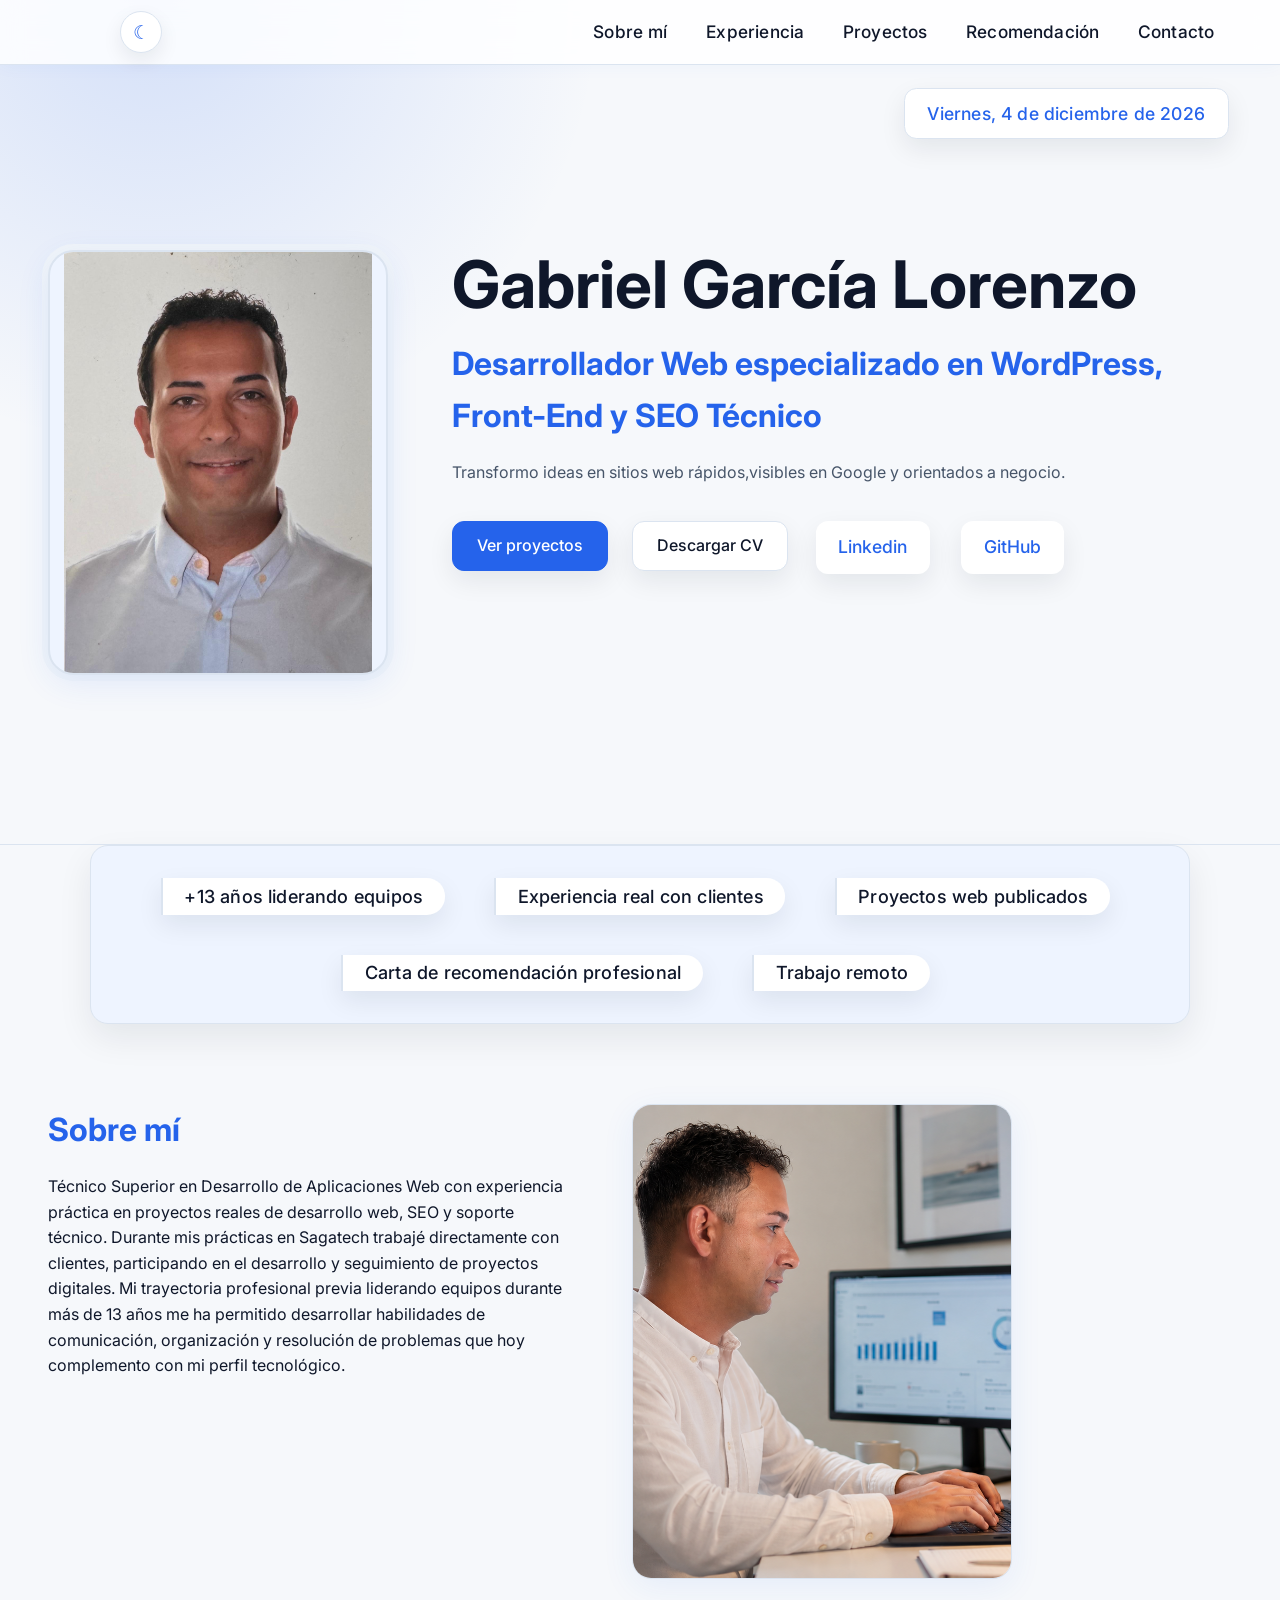
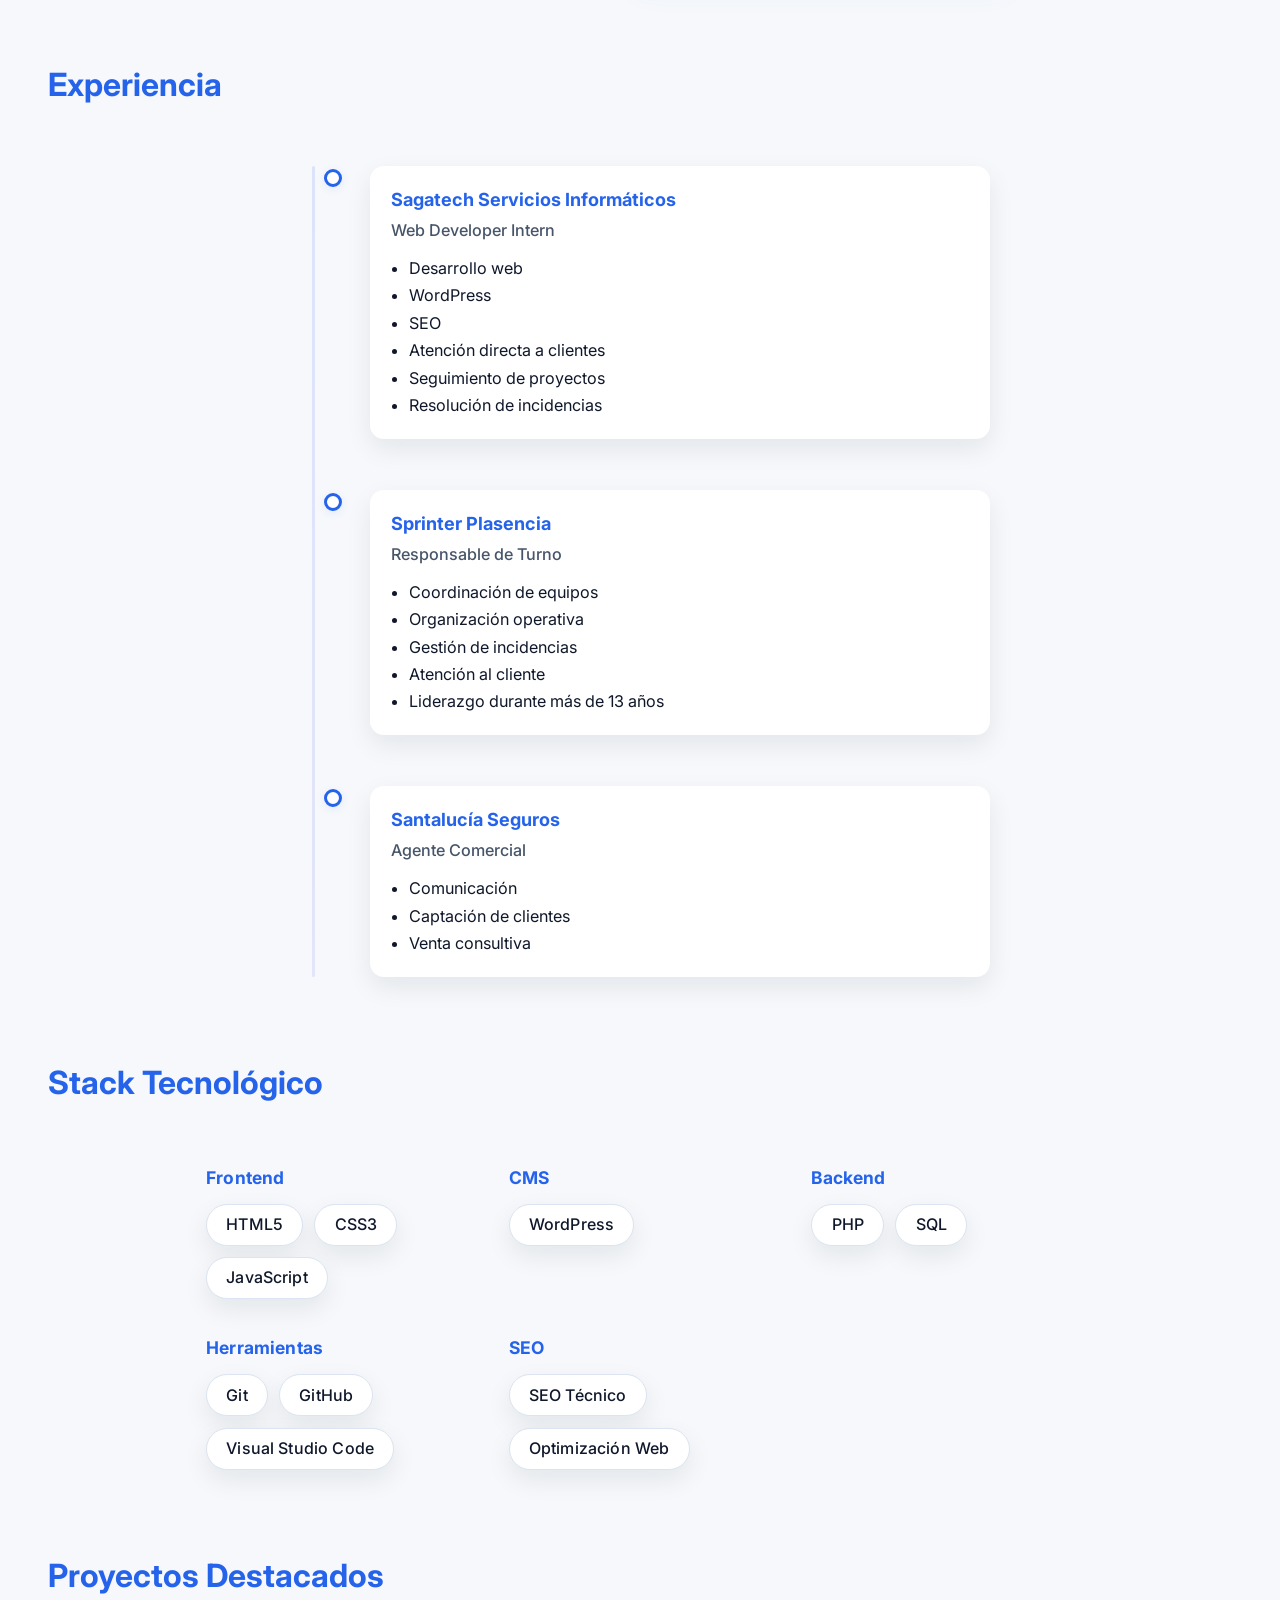
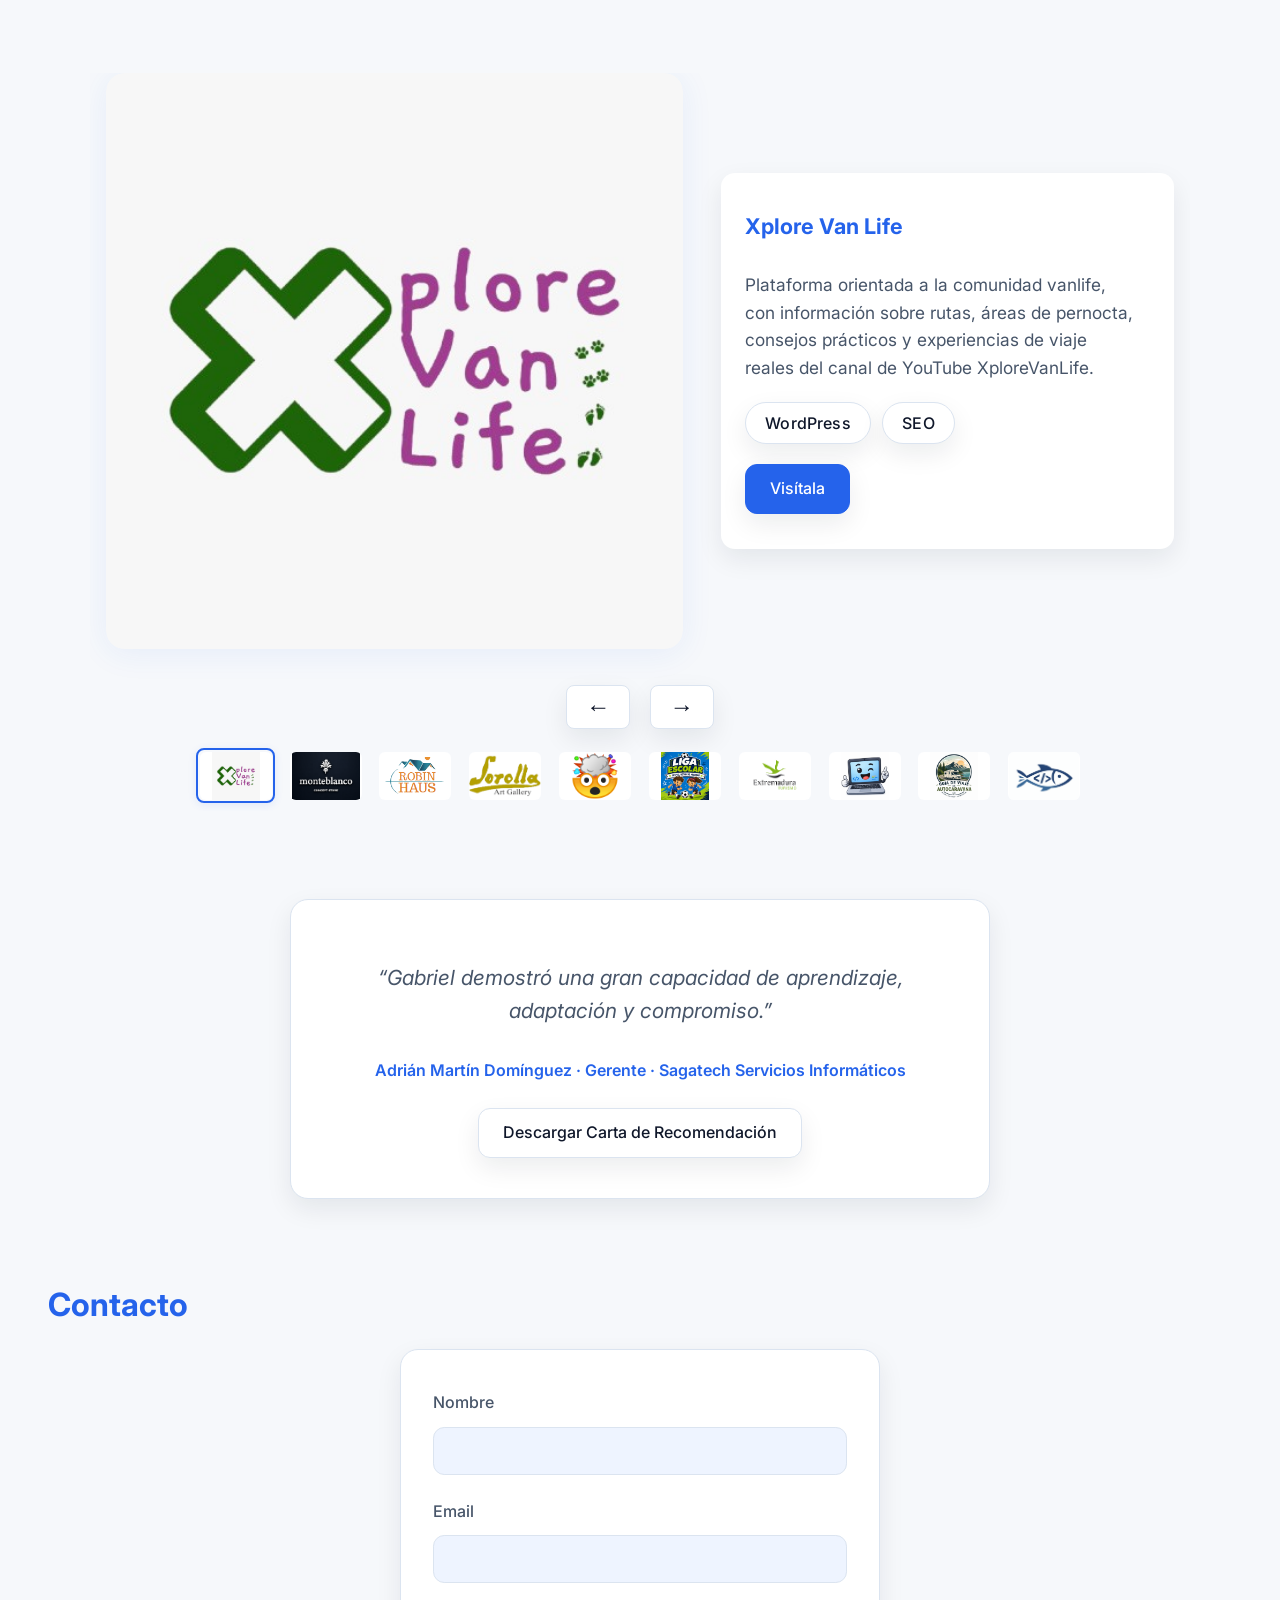
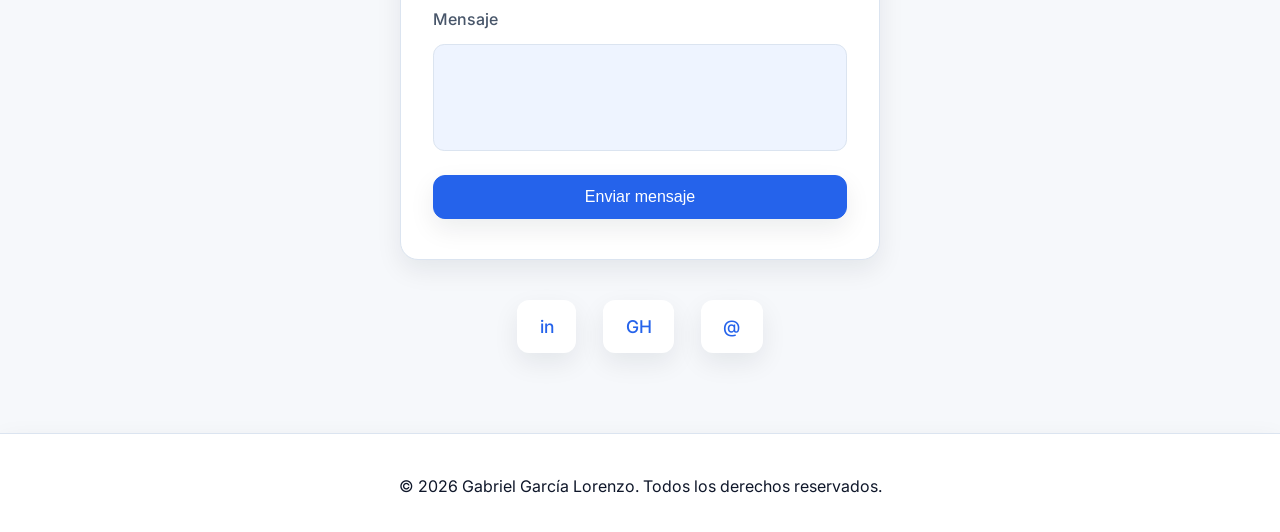
<file: index.html>
<!DOCTYPE html>
<html lang="es">
<head>
    <meta charset="UTF-8">
    <meta http-equiv="X-UA-Compatible" content="IE=edge">
    <meta name="viewport" content="width=device-width, initial-scale=1.0">
    <title>Gabriel García Lorenzo · Web Developer</title>
    <meta name="description" content="Portfolio de Gabriel García Lorenzo, desarrollador web profesional especializado en experiencias digitales modernas, negocio y usuario.">
    <link rel="stylesheet" href="css/styles.css">
    <link rel="preconnect" href="https://fonts.googleapis.com">
    <link rel="preconnect" href="https://fonts.gstatic.com" crossorigin>
    <link href="https://fonts.googleapis.com/css2?family=Inter:wght@400;500;700&display=swap" rel="stylesheet">
</head>
<body>
    <!-- NAVBAR PREMIUM STICKY -->
    <nav class="navbar" id="navbar" aria-label="Navegación principal">
        <div class="navbar__container">
            <a href="#contacto" class="navbar__logo" aria-label="Inicio">  
                    <rect x="6" y="6" width="24" height="24" rx="7" fill="#2563EB" fill-opacity="0.12"/>
                    <rect x="12" y="12" width="12" height="12" rx="4" fill="#2563EB"/>
                </svg>
            </a>
            <button class="theme-toggle" id="theme-toggle" type="button" aria-label="Cambiar a tema oscuro" aria-pressed="false" title="Cambiar tema">
                <span class="theme-toggle__icon" aria-hidden="true">☾</span>
            </button>
            <button class="menu-toggle" id="menu-toggle" type="button" aria-label="Abrir menú" aria-controls="navbar-menu" aria-expanded="false" title="Abrir menú">
                <span class="menu-toggle__line" aria-hidden="true"></span>
                <span class="menu-toggle__line" aria-hidden="true"></span>
                <span class="menu-toggle__line" aria-hidden="true"></span>
            </button>
            <ul class="navbar__menu" id="navbar-menu">
                <li><a href="#sobre-mi">Sobre mí</a></li>
                <li><a href="#experiencia">Experiencia</a></li>
                <li><a href="#proyectos">Proyectos</a></li>
                <li><a href="#recomendacion">Recomendación</a></li>
                <li><a href="#contacto">Contacto</a></li>
            </ul>
        </div>
    </nav>

    <!-- Barra de progreso de navegación -->
    <div id="progress-bar-container" style="position: fixed; top: 0; left: 0; width: 100vw; height: 3px; z-index: 9999; background: transparent;">
        <div id="progress-bar" style="height: 100%; width: 0; background: linear-gradient(90deg, #6366f1 0%, #2563eb 100%); border-radius: 0 8px 8px 0; transition: width 0.2s cubic-bezier(.4,0,.2,1);"></div>
    </div>

    <!-- HERO PREMIUM -->
    <header class="hero" id="hero">
        <div class="hero__content">
            <div class="hero__info">
                <h1 class="hero__title">Gabriel García Lorenzo</h1>
                <h2 class="hero__subtitle">Desarrollador Web especializado en WordPress, Front-End y SEO Técnico</h2>
                <p class="hero__tags">Transformo ideas en sitios web rápidos,visibles en Google y orientados a negocio.</p>
                <nav class="hero__actions">
                    <a href="#proyectos" class="btn btn--primary">Ver proyectos</a>
                    <a href="assets/CV_Gabriel_Garcia_Lorenzo.pdf" class="btn" download>Descargar CV</a>
                    <a href="https://www.linkedin.com/in/gabriel-garc%C3%ADa-lorenzo/" class="btn btn--icon" target="_blank" rel="noopener" aria-label="LinkedIn"><span aria-hidden="true">Linkedin</span></a>
                    <a href="https://github.com/Gabriel10787" class="btn btn--icon" target="_blank" rel="noopener" aria-label="GitHub"><span aria-hidden="true">GitHub</span></a>
                </nav>
            </div>
            <div class="hero__image">
                <img src="img/Foto.jpg" alt="Gabriel García Lorenzo, desarrollador web" loading="eager">
            </div>
        </div>
    </header>

    <!-- Temporizador de fecha premium, ahora más abajo -->
    <div id="fecha-timer" style="position: fixed; top: 5.5rem; right: 3.2rem; z-index: 100; font-family: 'Inter', Arial, sans-serif; font-size: 1.1rem; color: #6366f1; background: #fff; border-radius: 0.7em; box-shadow: 0 2px 12px 0 rgba(37,99,235,0.07); padding: 0.6em 1.3em; font-weight: 500; letter-spacing: 0.01em;"></div>

    <!-- SECCIÓN CREDIBILIDAD -->
    <section class="credibilidad" id="credibilidad">
        <div class="credibilidad__band premium-band">
            <div class="credibilidad__item premium-item">+13 años liderando equipos</div>
            <div class="credibilidad__item premium-item">Experiencia real con clientes</div>
            <div class="credibilidad__item premium-item">Proyectos web publicados</div>
            <div class="credibilidad__item premium-item">Carta de recomendación profesional</div>
            <div class="credibilidad__item premium-item">Trabajo remoto</div>
        </div>
    </section>

    <!-- SOBRE MÍ -->
    <section class="sobre-mi" id="sobre-mi">
        <div class="sobre-mi__container">
            <div class="sobre-mi__info">
                <h2>Sobre mí</h2>
                <p> Técnico Superior en Desarrollo de Aplicaciones Web con experiencia práctica en proyectos reales de desarrollo web, SEO y soporte técnico. Durante mis prácticas en Sagatech trabajé directamente con clientes, participando en el desarrollo y seguimiento de proyectos digitales. Mi trayectoria profesional previa liderando equipos durante más de 13 años me ha permitido desarrollar habilidades de comunicación, organización y resolución de problemas que hoy complemento con mi perfil tecnológico.</p>
            </div>
            <div class="sobre-mi__visual">
                <img src="img/Gabriel trabajando.png" alt="Gabriel trabajando" loading="lazy">
            </div>
        </div>
    </section>

    <!-- EXPERIENCIA -->
    <section class="experiencia" id="experiencia">
        <h2>Experiencia</h2>
        <div class="timeline premium-timeline">
            <div class="timeline__item fade-in-timeline">
                <div class="timeline__dot"></div>
                <div class="timeline__content">
                    <div class="timeline__empresa">Sagatech Servicios Informáticos</div>
                    <div class="timeline__rol">Web Developer Intern</div>
                    <ul class="timeline__lista">
                        <li>Desarrollo web</li>
                        <li>WordPress</li>
                        <li>SEO</li>
                        <li>Atención directa a clientes</li>
                        <li>Seguimiento de proyectos</li>
                        <li>Resolución de incidencias</li>
                    </ul>
                </div>
            </div>
            <div class="timeline__item fade-in-timeline">
                <div class="timeline__dot"></div>
                <div class="timeline__content">
                    <div class="timeline__empresa">Sprinter Plasencia</div>
                    <div class="timeline__rol">Responsable de Turno</div>
                    <ul class="timeline__lista">
                        <li>Coordinación de equipos</li>
                        <li>Organización operativa</li>
                        <li>Gestión de incidencias</li>
                        <li>Atención al cliente</li>
                        <li>Liderazgo durante más de 13 años</li>
                    </ul>
                </div>
            </div>
            <div class="timeline__item fade-in-timeline">
                <div class="timeline__dot"></div>
                <div class="timeline__content">
                    <div class="timeline__empresa">Santalucía Seguros</div>
                    <div class="timeline__rol">Agente Comercial</div>
                    <ul class="timeline__lista">
                        <li>Comunicación</li>
                        <li>Captación de clientes</li>
                        <li>Venta consultiva</li>
                    </ul>
                </div>
            </div>
        </div>
    </section>

    <!-- STACK TECNOLÓGICO -->
    <section class="stack stack-premium" id="stack">
        <h2>Stack Tecnológico</h2>
        <div class="stack-premium__container">
            <div class="stack-premium__grupo">
                <h3>Frontend</h3>
                <div class="stack-premium__badges">
                    <span class="badge badge--premium">HTML5</span>
                    <span class="badge badge--premium">CSS3</span>
                    <span class="badge badge--premium">JavaScript</span>
                </div>
            </div>
            <div class="stack-premium__grupo">
                <h3>CMS</h3>
                <div class="stack-premium__badges">
                    <span class="badge badge--premium">WordPress</span>
                </div>
            </div>
            <div class="stack-premium__grupo">
                <h3>Backend</h3>
                <div class="stack-premium__badges">
                    <span class="badge badge--premium">PHP</span>
                    <span class="badge badge--premium">SQL</span>
                </div>
            </div>
            <div class="stack-premium__grupo">
                <h3>Herramientas</h3>
                <div class="stack-premium__badges">
                    <span class="badge badge--premium">Git</span>
                    <span class="badge badge--premium">GitHub</span>
                    <span class="badge badge--premium">Visual Studio Code</span>
                </div>
            </div>
            <div class="stack-premium__grupo">
                <h3>SEO</h3>
                <div class="stack-premium__badges">
                    <span class="badge badge--premium">SEO Técnico</span>
                    <span class="badge badge--premium">Optimización Web</span>
                </div>
            </div>
        </div>
    </section>

    <!-- PROYECTOS DESTACADOS -->
    <section class="proyectos proyectos-premium" id="proyectos">
        <h2>Proyectos Destacados</h2>
        <div class="slider-premium" aria-label="Proyectos destacados">
            <div class="slider-premium__track">

                <article class="slider-premium__slide">
                    <div class="slider-premium__img">
                        <img src="img/xplorevanlife.jpg" alt="Xplore Van Life" loading="lazy">
                    </div>
                    <div class="slider-premium__info">
                        <h3>Xplore Van Life</h3>
                        <p>Plataforma orientada a la comunidad vanlife, con información sobre rutas, áreas de pernocta, consejos prácticos y experiencias de viaje reales del canal de YouTube XploreVanLife.</p>
                        <div class="slider-premium__tecnologias">
                            <span class="badge badge--premium">WordPress</span>
                            <span class="badge badge--premium">SEO</span>
                        </div>
                        <div class="slider-premium__acciones">
                            <a href="https://www.xplorevanlife.com" class="btn btn--primary" target="_blank" rel="noopener">Visítala</a>
                        </div>
                    </div>
                </article>

                <article class="slider-premium__slide">
                    <div class="slider-premium__img">
                        <img src="img/Monteblanco.png" alt="Monteblanco" loading="lazy">
                    </div>
                    <div class="slider-premium__info">
                        <h3>Monteblanco</h3>
                        <p>Tienda online desarrollada para Monteblanco, enfocada en la venta de productos premium del sector retail, con una experiencia de compra optimizada y orientada a la conversión.</p>
                        <div class="slider-premium__tecnologias">
                            <span class="badge badge--premium">WordPress</span>
                            <span class="badge badge--premium">SEO</span>
                        </div>
                        <div class="slider-premium__acciones">
                            <a href="https://www.monteblancostudio.es" class="btn btn--primary" target="_blank" rel="noopener">Visítala</a>
                        </div>
                    </div>
                </article>

                <article class="slider-premium__slide">
                    <div class="slider-premium__img">
                        <img src="img/Robinhaus.png" alt="Robinhaus" loading="lazy">
                    </div>
                    <div class="slider-premium__info">
                        <h3>Robinhaus</h3>
                        <p>Sitio web corporativo para una inmobiliaria especializada en la costa de Huelva, con catálogo de propiedades, información detallada y herramientas para facilitar el contacto con potenciales clientes.</p>
                        <div class="slider-premium__tecnologias">
                            <span class="badge badge--premium">WordPress</span>
                            <span class="badge badge--premium">SEO</span>
                        </div>
                        <div class="slider-premium__acciones">
                            <a href="https://www.robinhaus.es" class="btn btn--primary" target="_blank" rel="noopener">Visítala</a>
                        </div>
                    </div>
                </article>

                <article class="slider-premium__slide">
                    <div class="slider-premium__img">
                        <img src="img/Sorolla.webp" alt="Sorolla" loading="lazy">
                    </div>
                    <div class="slider-premium__info">
                        <h3>Sorolla</h3>
                        <p>Ecommerce para una galería de arte, diseñado para la exposición y comercialización de obras artísticas, combinando catálogo digital y proceso de compra online.</p>
                        <div class="slider-premium__tecnologias">
                            <span class="badge badge--premium">WordPress</span>
                            <span class="badge badge--premium">SEO</span>
                        </div>
                        <div class="slider-premium__acciones">
                            <a href="https://www.sorolla.com" class="btn btn--primary" target="_blank" rel="noopener">Visítala</a>
                        </div>
                    </div>
                </article>


                <article class="slider-premium__slide">
                    <div class="slider-premium__img">
                        <img src="img/Calendario Dolores de Cabeza.png" alt="Calendario Dolores de Cabeza" loading="lazy">
                    </div>
                    <div class="slider-premium__info">
                        <h3>Calendario Dolores de Cabeza</h3>
                        <p>Aplicación web progresiva para registrar y analizar episodios de dolor de cabeza, con estadísticas visuales, exportación de datos y funcionamiento offline mediante almacenamiento local.</p>
                        <div class="slider-premium__tecnologias">
                            <span class="badge badge--premium">HTML5</span>
                            <span class="badge badge--premium">CSS3</span>
                            <span class="badge badge--premium">JavaScript</span>
                        </div>
                        <div class="slider-premium__acciones">
                            <a href="https://gabriel10787.github.io/Calendario-Dolores-de-Cabeza/" class="btn btn--primary" target="_blank" rel="noopener">Visítala</a>
                            <a href="https://github.com/Gabriel10787/Calendario-Dolores-de-Cabeza" class="btn" target="_blank" rel="noopener">GitHub</a>
                        </div>
                    </div>
                </article>

                <article class="slider-premium__slide">
                    <div class="slider-premium__img">
                        <img src="img/Liga Escolar de Futbol.png" alt="Clasificación Liga Fútbol Escolar" loading="lazy">
                    </div>
                    <div class="slider-premium__info">
                        <h3>Clasificación Liga Fútbol Escolar</h3>
                        <p>Herramienta web para gestionar competiciones escolares de fútbol, con seguimiento de resultados, clasificaciones automáticas y estadísticas, funcionando incluso sin conexión a internet.</p>
                        <div class="slider-premium__tecnologias">
                            <span class="badge badge--premium">HTML5</span>
                            <span class="badge badge--premium">CSS3</span>
                            <span class="badge badge--premium">JavaScript</span>
                        </div>
                        <div class="slider-premium__acciones">
                            <a href="https://gabriel10787.github.io/Clasificacion-liga-futbol-escolar/" class="btn btn--primary" target="_blank" rel="noopener">Visítala</a>
                            <a href="https://github.com/Gabriel10787/Clasificacion-liga-futbol-escolar" class="btn" target="_blank" rel="noopener">GitHub</a>
                        </div>
                    </div>
                </article>

                <article class="slider-premium__slide">
                    <div class="slider-premium__img">
                        <img src="img/Turismo Extremadura.png" alt="Turismo Extremadura" loading="lazy">
                    </div>
                    <div class="slider-premium__info">
                        <h3>Turismo Extremadura</h3>
                        <p>Portal turístico interactivo que reúne rutas, monumentos, actividades y puntos de interés para descubrir los principales atractivos de Extremadura.</p>
                        <div class="slider-premium__tecnologias">
                            <span class="badge badge--premium">HTML5</span>
                            <span class="badge badge--premium">CSS3</span>
                            <span class="badge badge--premium">JavaScript</span>
                            <span class="badge badge--premium">SEO</span>
                        </div>
                        <div class="slider-premium__acciones">
                            <a href="https://gabriel10787.github.io/web-turismo-extremadura/" class="btn btn--primary" target="_blank" rel="noopener">Visítala</a>
                            <a href="https://github.com/Gabriel10787/web-turismo-extremadura" class="btn" target="_blank" rel="noopener">GitHub</a>
                        </div>
                    </div>
                </article>

                <article class="slider-premium__slide">
                    <div class="slider-premium__img">
                        <img src="img/test daw.png" alt="Test DAW" loading="lazy">
                    </div>
                    <div class="slider-premium__info">
                        <h3>Test DAW</h3>
                        <p>Plataforma educativa con cuestionarios interactivos para estudiantes de Desarrollo de Aplicaciones Web, diseñada para reforzar conocimientos y preparar exámenes.</p>
                        <div class="slider-premium__tecnologias">
                            <span class="badge badge--premium">HTML5</span>
                            <span class="badge badge--premium">CSS3</span>
                            <span class="badge badge--premium">JavaScript</span>
                        </div>
                        <div class="slider-premium__acciones">
                            <a href="https://gabriel10787.github.io/testDaw2026/" class="btn btn--primary" target="_blank" rel="noopener">Visítala</a>
                            <a href="https://github.com/Gabriel10787/testDaw2026" class="btn" target="_blank" rel="noopener">GitHub</a>
                        </div>
                    </div>
                </article>

                <article class="slider-premium__slide">
                    <div class="slider-premium__img">
                        <img src="img/Guia de viaje.png" alt="Guía de viaje" loading="lazy">
                    </div>
                    <div class="slider-premium__info">
                        <h3>Guía de viaje</h3>
                        <p>Guía de viaje digital con información de destinos, planificación de rutas, recomendaciones personalizadas, cálculo de gastos y obtención de datos mediante integración con APIs externas.</p>
                        <div class="slider-premium__tecnologias">
                            <span class="badge badge--premium">HTML5</span>
                            <span class="badge badge--premium">CSS3</span>
                            <span class="badge badge--premium">JavaScript</span>
                        </div>
                        <div class="slider-premium__acciones">
                            <a href="https://gabriel10787.github.io/Riano/" class="btn btn--primary" target="_blank" rel="noopener">Visítala</a>
                            <a href="https://github.com/Gabriel10787/Riano" class="btn" target="_blank" rel="noopener">GitHub</a>
                        </div>
                    </div>
                </article>

                <article class="slider-premium__slide">
                    <div class="slider-premium__img">
                        <img src="img/Pescadores.png" alt="Unión de Pescadores" loading="lazy">
                    </div>
                    <div class="slider-premium__info">
                        <h3>Unión de Pescadores</h3>
                        <p>Aplicación web para la gestión de competiciones de pesca, con clasificación automática individual y por equipos, generación de rankings imprimibles y funcionamiento offline mediante almacenamiento local.</p>
                        <div class="slider-premium__tecnologias">
                            <span class="badge badge--premium">HTML5</span>
                            <span class="badge badge--premium">CSS3</span>
                            <span class="badge badge--premium">JavaScript</span>
                        </div>
                        <div class="slider-premium__acciones">
                            <a href="https://gabriel10787.github.io/union-pescadores-app/" class="btn btn--primary" target="_blank" rel="noopener">Visítala</a>
                            <a href="https://github.com/Gabriel10787/union-pescadores-app" class="btn" target="_blank" rel="noopener">GitHub</a>
                        </div>
                    </div>
                </article>
            </div>

            <div class="slider-premium__controls" aria-label="Controles del slider">
                <button class="slider-premium__prev" aria-label="Proyecto anterior">&#8592;</button>
                <button class="slider-premium__next" aria-label="Proyecto siguiente">&#8594;</button>
            </div>

            <div class="slider-premium__thumbnails" aria-label="Miniaturas de proyectos">
                <button class="slider-premium__thumbnail" data-index="0" aria-label="Xplore Van Life">
                    <img src="img/xplorevanlife.jpg" alt="Xplore Van Life">
                </button>
                <button class="slider-premium__thumbnail" data-index="1" aria-label="monteblancostudio">
                    <img src="img/Monteblanco.png" alt="Monteblanco Studio">
                </button>
                <button class="slider-premium__thumbnail" data-index="2" aria-label="Robinhaus">
                    <img src="img/Robinhaus.png" alt="Robinhaus">
                </button>
                <button class="slider-premium__thumbnail" data-index="3" aria-label="Sorolla">
                    <img src="img/Sorolla.webp" alt="Sorolla">
                </button>
                <button class="slider-premium__thumbnail" data-index="4" aria-label="Calendario Dolores de Cabeza">
                    <img src="img/Calendario Dolores de Cabeza.png" alt="Calendario Dolores de Cabeza">
                </button>
                <button class="slider-premium__thumbnail" data-index="5" aria-label="Clasificación Liga Fútbol Escolar">
                    <img src="img/Liga Escolar de Futbol.png" alt="Clasificación Liga Fútbol Escolar">
                </button>
                <button class="slider-premium__thumbnail" data-index="6" aria-label="Turismo Extremadura">
                    <img src="img/Turismo Extremadura.png" alt="Turismo Extremadura">
                </button>
                <button class="slider-premium__thumbnail" data-index="7" aria-label="Test DAW">
                    <img src="img/test daw.png" alt="Test DAW">
                </button>
                <button class="slider-premium__thumbnail" data-index="8" aria-label="Guía de viaje">
                    <img src="img/Guia de viaje.png" alt="Guía de viaje">
                </button>
                <button class="slider-premium__thumbnail" data-index="9" aria-label="Unión de Pescadores">
                    <img src="img/Pescadores.png" alt="Unión de Pescadores">
                </button>
            </div>
        </div>
    </section>

    <!-- RECOMENDACIÓN PROFESIONAL -->
    <section class="recomendacion" id="recomendacion">
        <div class="recomendacion__testimonial">
            <blockquote>
                “Gabriel demostró una gran capacidad de aprendizaje, adaptación y compromiso.”
            </blockquote>
            <div class="recomendacion__autor">
                <span>Adrián Martín Domínguez</span> · <span>Gerente</span> · <span>Sagatech Servicios Informáticos</span>
            </div>
            <a href="assets/Carta_recomendacion_Sagatech.pdf" class="btn" download>Descargar Carta de Recomendación</a>
        </div>
    </section>

    <!-- CONTACTO -->
    <section class="contacto" id="contacto">
        <h2>Contacto</h2>
        <form
        id="contacto-form"
        class="contacto__form"
        action="https://formspree.io/f/mgobnerz"
        method="POST"
        >

        <div class="form__group">
            <label for="nombre">Nombre</label>
            <input
                type="text"
                id="nombre"
                name="nombre"
                required
                maxlength="50">
        </div>

        <div class="form__group">
            <label for="email">Email</label>
            <input
                type="email"
                id="email"
                name="email"
                required
                maxlength="80">
        </div>

        <div class="form__group">
            <label for="mensaje">Mensaje</label>
            <textarea
                id="mensaje"
                name="mensaje"
                rows="4"
                required
                maxlength="500"></textarea>
        </div>

        <input type="hidden" id="form-next" name="_next" value="https://gabriel10787.github.io/Portafolio/gracias.html">

        <button type="submit" class="btn btn--primary">
            Enviar mensaje
        </button>

        </form>
        <div class="contacto__acciones">
            <a href="https://www.linkedin.com/in/gabrielgarcialorenzo" class="btn btn--icon" target="_blank" rel="noopener" aria-label="LinkedIn"><span aria-hidden="true">in</span></a>
            <a href="https://github.com/gabrielgarcialorenzo" class="btn btn--icon" target="_blank" rel="noopener" aria-label="GitHub"><span aria-hidden="true">GH</span></a>
            <a href="mailto:gabrielgarcialorenzo@gmail.com" class="btn btn--icon" aria-label="Email"><span aria-hidden="true">@</span></a>
        </div>
    </section>

    <button class="back-to-top" id="back-to-top" type="button" aria-label="Volver al inicio" title="Volver arriba">
        <span aria-hidden="true">&#8593;</span>
    </button>

    <footer class="footer">
        <div class="footer__container">
            <span>&copy; 2026 Gabriel García Lorenzo. Todos los derechos reservados.</span>
        </div>
    </footer>

    <script src="js/main.js"></script>
        <script>
            // Formspree redirige de forma fiable cuando _next es URL absoluta.
            document.addEventListener('DOMContentLoaded', function () {
                const nextField = document.getElementById('form-next');
                if (!nextField) return;
                const nextUrl = new URL('gracias.html', window.location.href).href;
                nextField.value = nextUrl;
            });
        </script>
</body>
</html>
</file>
<file: css/styles.css>
/* Slider premium de proyectos */
.slider-premium {
  position: relative;
  max-width: 1100px;

  margin: 4.5rem auto 5.5rem auto;
  padding: 0 1rem;
  display: flex;
  flex-direction: column;
  align-items: center;
  overflow: hidden;
}
.slider-premium__track {
  display: flex;
  transition: transform 0.7s cubic-bezier(.4,0,.2,1);
  width: 100%;
  overflow: visible;
  min-height: 420px;
}
.slider-premium__slide {
  min-width: 100%;
  display: flex;
  flex-direction: row;
  align-items: center;
  justify-content: center;
  opacity: 0;
  pointer-events: none;
  transition: opacity 0.7s cubic-bezier(.4,0,.2,1);
}
.slider-premium__slide.active {
  opacity: 1;
  pointer-events: auto;
  z-index: 2;
}
.slider-premium__img {
  flex: 0 0 54%;
  max-width: 54%;
  display: flex;
  align-items: center;
  justify-content: center;
  border-radius: 18px;
  overflow: hidden;
  box-shadow: 0 4px 32px 0 rgba(37,99,235,0.08);
  margin-right: 2.5rem;
  background: #f5f7ff;
}
.slider-premium__img img {
  width: 100%;
  height: auto;
  display: block;
  border-radius: 18px;
}
.slider-premium__info {
  flex: 1;
  min-width: 0;
  background: #fff;
  border-radius: 14px;
  box-shadow: 0 2px 16px 0 rgba(37,99,235,0.04);
  padding: 2.2rem 2.2rem 2.2rem 1.5rem;
  display: flex;
  flex-direction: column;
  justify-content: center;
}
.slider-premium__info h3 {
  font-size: 1.35rem;
  font-weight: 700;
  color: var(--color-accent);
  margin-bottom: 0.5em;
}
.slider-premium__info p {
  color: var(--color-text-sec);
  font-size: 1.08rem;
  margin-bottom: 1.2em;
}
.slider-premium__tecnologias {
  display: flex;
  gap: 0.7em;
  margin-bottom: 1.2em;
}
.slider-premium__acciones {
  display: flex;
  gap: 1.1em;
}
.slider-premium__controls {
  display: flex;
  gap: 1.2em;
  margin: 2.2rem 0 1.2rem 0;
}
.slider-premium__controls button {
  background: #fff;
  border: 1px solid var(--color-border);
  border-radius: 8px;
  color: var(--color-accent);
  font-size: 1.5rem;
  padding: 0.3em 0.8em;
  cursor: pointer;
  transition: background 0.18s, color 0.18s, box-shadow 0.18s;
  box-shadow: 0 1px 8px 0 rgba(37,99,235,0.06);
}
.slider-premium__controls button:hover,
.slider-premium__controls button:focus {
  background: #e0e7ff;
  color: #2563eb;
  outline: none;
}
.slider-premium__thumbnails {
  display: flex;
  gap: 0.7em;
  margin-bottom: 0.5rem;
}
.slider-premium__thumbnail {
  background: transparent;
  border: 2px solid transparent;
  border-radius: 8px;
  padding: 0.1em;
  cursor: pointer;
  transition: border 0.18s, box-shadow 0.18s;
}
.slider-premium__thumbnail.active,
.slider-premium__thumbnail:focus {
  border: 2px solid var(--color-accent);
  box-shadow: 0 2px 8px 0 rgba(37,99,235,0.10);
}
.slider-premium__thumbnail img {
  width: 72px;
  height: 48px;
  object-fit: contain;
  background: #fff;
  border-radius: 6px;
  display: block;
}
@media (max-width: 900px) {
  .slider-premium__img {
    margin-right: 1rem;
    max-width: 48%;
  }
  .slider-premium__info {
    padding: 1.2rem 0.7rem 1.2rem 0.7rem;
  }
}
@media (max-width: 700px) {
  .slider-premium__slide {
    flex-direction: column;
    align-items: stretch;
  }
  .slider-premium__img {
    margin-right: 0;
    margin-bottom: 1.2rem;
    max-width: 100%;
  }
}
@media (max-width: 500px) {
  .slider-premium {
    padding: 0 0.1rem;
  }
  .slider-premium__img img {
    border-radius: 10px;
  }
  .slider-premium__info {
    padding: 0.7rem 0.2rem 0.7rem 0.2rem;
  }
  .slider-premium__thumbnail img {
    width: 48px;
    height: 34px;
  }
}
/* Stack tecnológico premium */
.stack-premium__container {
  display: grid;
  grid-template-columns: repeat(auto-fit, minmax(210px, 1fr));
  gap: 2.2rem 2.5rem;
  max-width: 900px;
  margin: 3.5rem auto 4.5rem auto;
  padding: 0 1rem;
}
.stack-premium__grupo h3 {
  font-size: 1.09rem;
  font-weight: 700;
  color: var(--color-accent);
  margin-bottom: 0.7em;
  letter-spacing: 0.01em;
}
.stack-premium__badges {
  display: flex;
  flex-wrap: wrap;
  gap: 0.7em;
}
.badge--premium {
  background: #f5f7ff;
  color: var(--color-text);
  font-weight: 600;
  font-size: 1.01rem;
  border-radius: 8px;
  padding: 0.45em 1.2em;
  box-shadow: 0 1px 8px 0 rgba(37,99,235,0.06);
  border: 1px solid var(--color-border);
  transition: background 0.18s, color 0.18s, box-shadow 0.18s;
}
.badge--premium:hover,
.badge--premium:focus {
  background: #e0e7ff;
  color: var(--color-accent);
  box-shadow: 0 2px 12px 0 rgba(37,99,235,0.10);
}
@media (max-width: 700px) {
  .stack-premium__container {
    gap: 1.1rem 0.7rem;
    padding: 0 0.2rem;
  }
  .badge--premium {
    font-size: 0.97rem;
    padding: 0.35em 0.8em;
  }
}
/* Timeline vertical premium experiencia */
.premium-timeline {
  position: relative;
  margin: 3.5rem auto 4.5rem auto;
  max-width: 700px;
  padding-left: 1.5rem;
}
.premium-timeline:before {
  content: '';
  position: absolute;
  left: 22px;
  top: 0;
  bottom: 0;
  width: 3px;
  background: linear-gradient(180deg, #2563eb 0%, #6366f1 100%);
  border-radius: 2px;
  opacity: 0.13;
}
.timeline__item {
  display: flex;
  align-items: flex-start;
  position: relative;
  margin-bottom: 3.2rem;
}
.timeline__dot {
  width: 18px;
  height: 18px;
  background: #fff;
  border: 3px solid #2563eb;
  border-radius: 50%;
  box-shadow: 0 2px 8px 0 rgba(37,99,235,0.10);
  position: absolute;
  left: 10px;
  top: 0.2rem;
  z-index: 2;
  transition: border-color 0.3s;
}
.timeline__item:last-child {
  margin-bottom: 0;
}
.timeline__content {
  margin-left: 3.5rem;
  background: #fff;
  border-radius: 14px;
  box-shadow: 0 2px 16px 0 rgba(37,99,235,0.04);
  padding: 1.2rem 1.7rem 1.2rem 1.3rem;
  min-width: 0;
  width: 100%;
  opacity: 0;
  transform: translateY(32px);
  transition: opacity 0.7s cubic-bezier(.4,0,.2,1), transform 0.7s cubic-bezier(.4,0,.2,1);
}
.timeline__item.visible .timeline__content {
  opacity: 1;
  transform: translateY(0);
}
.timeline__empresa {
  font-size: 1.13rem;
  font-weight: 700;
  color: var(--color-accent);
  margin-bottom: 0.2em;
}
.timeline__rol {
  font-size: 1.01rem;
  font-weight: 500;
  color: var(--color-text-sec);
  margin-bottom: 0.7em;
}
.timeline__lista {
  margin: 0;
  padding-left: 1.1em;
  color: var(--color-text);
  font-size: 1.01rem;
  line-height: 1.7;
}
@media (max-width: 700px) {
  .premium-timeline {
    padding-left: 0.5rem;
  }
  .timeline__content {
    padding: 1rem 0.7rem 1rem 1rem;
  }
}
@media (max-width: 500px) {
  .premium-timeline {
    padding-left: 0;
  }
  .timeline__content {
    margin-left: 2.2rem;
    padding: 0.8rem 0.3rem 0.8rem 0.7rem;
  }
  .timeline__dot {
    width: 13px;
    height: 13px;
    left: 2px;
    top: 0.3rem;
  }
}
/* Banda de credibilidad premium */
.premium-band {
  display: flex;
  justify-content: center;
  align-items: center;
  gap: 2.5rem;
  background: rgba(245,247,255,0.85);
  border-radius: 18px;
  box-shadow: 0 2px 24px 0 rgba(37,99,235,0.04);
  padding: 1.2rem 2.2rem;
  margin: 2.5rem auto 3.5rem auto;
  max-width: 1100px;
  overflow-x: auto;
}
.premium-item {
  font-size: 1.13rem;
  color: var(--color-text-sec);
  font-weight: 600;
  letter-spacing: 0.01em;
  background: #fff;
  border-radius: 12px;
  padding: 0.7em 1.5em;
  box-shadow: 0 1px 8px 0 rgba(37,99,235,0.06);
  opacity: 0;
  transform: translateY(24px);
  transition: opacity 0.7s cubic-bezier(.4,0,.2,1), transform 0.7s cubic-bezier(.4,0,.2,1);
}
.premium-item.visible {
  opacity: 1;
  transform: translateY(0);
}
@media (max-width: 900px) {
  .premium-band {
    gap: 1.1rem;
    padding: 1rem 0.5rem;
  }
  .premium-item {
    font-size: 1.01rem;
    padding: 0.6em 1em;
  }
}
@media (max-width: 600px) {
  .premium-band {
    flex-direction: column;
    gap: 0.7rem;
    padding: 0.7rem 0.2rem;
  }
  .premium-item {
    width: 100%;
    text-align: center;
    font-size: 0.97rem;
    padding: 0.5em 0.7em;
  }
}
.navbar__menu li a:hover,
.navbar__menu li a:focus {
  color: var(--color-accent);
  background: rgba(37,99,235,0.07);
  outline: none;
}

.navbar__menu li a.active {
  color: var(--color-accent);
  background: rgba(37,99,235,0.13);
  font-weight: 700;
}
/* NAVBAR PREMIUM STICKY */
.navbar {
  position: sticky;
  top: 0;
  width: 100%;
  z-index: 10000;
  background: rgba(255,255,255,0.75);
  backdrop-filter: blur(12px) saturate(1.2);
  box-shadow: 0 2px 16px 0 rgba(37,99,235,0.04);
  border-bottom: 1px solid var(--color-border);
  transition: background 0.25s cubic-bezier(.4,0,.2,1);
}
.navbar__container {
  max-width: 1200px;
  margin: 0 auto;
  display: flex;
  align-items: center;
  justify-content: space-between;
  padding: 0.7rem 1.5rem 0.7rem 1.5rem;
}
.navbar__logo {
  display: flex;
  align-items: center;
  text-decoration: none;
  margin-right: 2.5rem;
}
.navbar__logo svg {
  display: block;
  width: 36px;
  height: 36px;
}
.navbar__menu {
  display: flex;
  gap: 2.2rem;
  list-style: none;
  margin: 0;
  padding: 0;
}
.navbar__menu li a {
  color: var(--color-text);
  font-weight: 500;
  font-size: 1.08rem;
  text-decoration: none;
  letter-spacing: 0.01em;
  padding: 0.3em 0.1em;
  border-radius: 6px;
  transition: color 0.18s, background 0.18s;
}
.navbar__menu li a:hover,
.navbar__menu li a:focus {
  color: var(--color-accent);
  background: rgba(37,99,235,0.07);
  outline: none;
}
@media (max-width: 900px) {
  .navbar__container {
    padding-left: 0.7rem;
    padding-right: 0.7rem;
  }
  .navbar__menu {
    gap: 1.1rem;
  }
}
@media (max-width: 600px) {
  .navbar__container {
    padding-left: 0.2rem;
    padding-right: 0.2rem;
  }
  .navbar__logo svg {
    width: 28px;
    height: 28px;
  }
  .navbar__menu {
    gap: 0.5rem;
  }
  .navbar__menu li a {
    font-size: 0.98rem;
    padding: 0.2em 0.1em;
  }
}
/*
  styles.css
  Portfolio premium Gabriel García Lorenzo
  Inspiración: Vercel, Linear, Stripe, Notion, Raycast, Supabase
  Autor: Gabriel García Lorenzo
  Documentación y comentarios en español
*/

:root {
  --color-bg: #f5f5f7;
  --color-text: #0F172A;
  --color-text-sec: #475569;
  --color-accent: #2563EB;
  --color-border: #E2E8F0;
  --radius: 18px;
  --shadow: 0 4px 24px 0 rgba(15,23,42,0.04);
  --font-main: 'Inter', Arial, sans-serif;
  --transition: 0.25s cubic-bezier(.4,0,.2,1);
}

html {
  box-sizing: border-box;
  font-size: 16px;
  scroll-behavior: smooth;
}
*, *:before, *:after {
  box-sizing: inherit;
}
body {
  margin: 0;
  padding: 0;
  background: var(--color-bg);
  color: var(--color-text);
  font-family: var(--font-main);
  min-height: 100vh;
  line-height: 1.6;
  -webkit-font-smoothing: antialiased;
  -moz-osx-font-smoothing: grayscale;
  margin-left: 3cm;
  margin-right: 3cm;
}

/* Barra de progreso de navegación premium */
#progress-bar-container {
  position: fixed;
  top: 0;
  left: 0;
  width: 100vw;
  height: 3px;
  z-index: 9999;
  background: transparent;
}
#progress-bar {
  height: 100%;
  width: 0;
  background: linear-gradient(90deg, #6366f1 0%, #2563eb 100%);
  border-radius: 0 8px 8px 0;
  transition: width 0.2s cubic-bezier(.4,0,.2,1);
  box-shadow: 0 2px 8px 0 rgba(37,99,235,0.10);
}

/* Layout editorial y grid premium */
main, .container {
  max-width: 1200px;
  margin: 0 auto;
  padding: 2.5rem 1.5rem 4rem 1.5rem;
}

section {
  margin-bottom: 5rem;
}

h1, h2, h3, h4 {
  font-family: var(--font-main);
  font-weight: 700;
  margin: 0 0 1.2rem 0;
  letter-spacing: -0.02em;
}
h1 {
  font-size: 2.8rem;
  color: var(--color-text);
}
h2 {
  font-size: 2rem;
  color: var(--color-accent);
}
h3 {
  font-size: 1.2rem;
  color: var(--color-text-sec);
  font-weight: 500;
}

/* HERO PREMIUM */
.hero {
  min-height: 100vh;
  display: flex;
  align-items: center;
  justify-content: center;
  background: var(--color-bg);
  border-bottom: 1px solid var(--color-border);
  position: relative;
}
.hero__content {
  display: grid;
  grid-template-columns: auto 1fr;
  grid-template-rows: 1fr auto;
  align-items: flex-start;
  justify-content: flex-start;
  gap: 4rem 3.5rem;
  width: 100%;
  max-width: 1200px;
  padding: 4rem 0 3rem 0;
}
@media (min-width: 900px) {
  .hero__content {
    flex-direction: column-reverse;
    gap: 2.5rem;
    padding: 2rem 0 1rem 0;
  }
}
.hero__image {
  grid-column: 1;
  grid-row: 1 / span 2;
  align-self: flex-start;
  justify-self: flex-start;
  margin-top: 0;
  margin-bottom: 0;
  flex: 0 0 340px;
  min-width: 260px;
  max-width: 380px;
  display: flex;
  align-items: center;
  justify-content: center;
}
.hero__info {
  grid-column: 2;
  grid-row: 1;
  align-self: flex-start;
  min-width: 320px;
  max-width: 100%;
  width: 100%;
  text-align: left;
}
.hero__actions {
  grid-column: 2;
  grid-row: 2;
  display: flex;
  flex-wrap: wrap;
  gap: 1.2rem 1.5rem;
  margin-top: 2.2rem;
  margin-bottom: 0;
  align-items: flex-start;
  justify-content: flex-start;
}
.btn {
  display: inline-flex;
  align-items: center;
  gap: 0.5em;
  padding: 0.7em 1.5em;
  border-radius: var(--radius);
  border: 1px solid var(--color-border);
  background: #fff;
  color: var(--color-accent);
  font-weight: 500;
  font-size: 1rem;
  text-decoration: none;
  box-shadow: var(--shadow);
  transition: background var(--transition), color var(--transition), box-shadow var(--transition), border-color var(--transition);
  cursor: pointer;
  outline: none;
}
.btn--primary {
  background: var(--color-accent);
  color: #fff;
  border-color: var(--color-accent);
}
.btn--primary:hover,
.btn--primary:focus {
  background: #1746a2;
  color: #fff;
  border-color: #1746a2;
}
.btn--icon {
  width: auto;
  height: auto;
  min-width: unset;
  min-height: unset;
  font-size: 1.1em;
  border-radius: 0.5em;
  padding: 0.7em 1.3em;
  background: none;
  border: none;
  color: var(--color-accent);
  box-shadow: none;
  margin: 0 0.2em;
  display: inline-flex;
  align-items: center;
  justify-content: center;
  transition: color 0.2s, background 0.2s;
}
.btn--icon:hover,
.btn--icon:focus {
  color: #1746a2;
  background: #f1f5f9;
  box-shadow: none;
}

.hero__image {
  flex: 0 0 340px;
  min-width: 260px;
  max-width: 380px;
  display: flex;
  align-items: center;
  justify-content: center;
  background: none;
  box-shadow: none;
}
.hero__image img {
  width: 100%;
  max-width: 340px;
  aspect-ratio: 4/5;
  object-fit: contain;
  border-radius: 1.6rem;
  border: 2.5px solid #e0e7ff;
  box-shadow: 0 8px 32px 0 rgba(37,99,235,0.10), 0 0 0 6px #f1f5f9;
  background: #f8fafc;
  display: block;
  transition: box-shadow 0.35s cubic-bezier(.4,0,.2,1), border-color 0.35s cubic-bezier(.4,0,.2,1);
}
.hero__image img:hover {
  border-color: #6366f1;
  box-shadow: 0 16px 48px 0 rgba(37,99,235,0.18), 0 0 0 8px #e0e7ff;
}
@media (max-width: 900px) {
  .hero__content {
    flex-direction: column-reverse;
    gap: 2.5rem;
    padding: 2rem 0 1rem 0;
  }
  .hero__image {
    max-width: 260px;
  }
  .hero__image img {
    max-width: 220px;
  }
}
@media (max-width: 600px) {
  .hero__content {
    padding: 1rem 0.2rem 2rem 0.2rem;
  }
  .hero__image {
    max-width: 180px;
  }
  .hero__image img {
    max-width: 150px;
  }
}

.hero__scroll-indicator {
  position: absolute;
  left: 50%;
  bottom: 2.5rem;
  transform: translateX(-50%);
  display: flex;
  flex-direction: column;
  align-items: center;
  opacity: 0.7;
}
.hero__scroll-indicator span {
  display: block;
  width: 2.5em;
  height: 2.5em;
  border-radius: 50%;
  border: 2px solid var(--color-border);
  border-bottom: 2.5px solid var(--color-accent);
  animation: scrollDown 1.5s infinite cubic-bezier(.4,0,.2,1);
}
@keyframes scrollDown {
  0% { transform: translateY(0); }
  60% { transform: translateY(12px); }
  100% { transform: translateY(0); }
}

/* Banda credibilidad */
.credibilidad__band {
  display: flex;
  flex-wrap: wrap;
  gap: 2.5rem;
  justify-content: center;
  align-items: center;
  background: #f8fafc;
  border-radius: var(--radius);
  border: 1px solid var(--color-border);
  padding: 2rem 1rem;
  margin: 0 auto 3rem auto;
  box-shadow: var(--shadow);
  font-size: 1.1rem;
}
.credibilidad__item {
  color: var(--color-text-sec);
  font-weight: 500;
  letter-spacing: 0.01em;
  padding: 0.2em 1.2em;
  border-left: 2.5px solid var(--color-accent);
  background: #fff;
  border-radius: 0 1em 1em 0;
  margin-right: 0.5em;
  transition: background var(--transition);
}
.credibilidad__item:hover {
  background: #f1f5f9;
}

/* SOBRE MÍ */
.sobre-mi__container {
  display: flex;
  flex-direction: column;
  gap: 2.5rem;
  align-items: center;
}
@media (min-width: 900px) {
  .sobre-mi__container {
    flex-direction: row;
    align-items: flex-start;
    gap: 4rem;
  }
}
.sobre-mi__info {
  flex: 1 1 0%;
  min-width: 320px;
  max-width: 520px;
}
.sobre-mi__list {
  padding-left: 1.2em;
  color: var(--color-text-sec);
  font-size: 1.1rem;
  margin: 1.5em 0 0 0;
}
.sobre-mi__visual {
  flex: 1 1 0%;
  min-width: 220px;
  max-width: 380px;
  display: flex;
  align-items: center;
  justify-content: center;
}
.sobre-mi__visual img {
  width: 100%;
  aspect-ratio: 4/5;
  object-fit: cover;
  border-radius: 1.2rem;
  border: 1.5px solid var(--color-border);
  box-shadow: 0 8px 32px 0 rgba(37,99,235,0.08);
  background: #f1f5f9;
}

/* EXPERIENCIA */
.experiencia__timeline {
  display: flex;
  flex-direction: column;
  gap: 2.5rem;
  margin-top: 2.5rem;
  position: relative;
}
.experiencia__item {
  background: #fff;
  border-radius: var(--radius);
  border: 1px solid var(--color-border);
  box-shadow: var(--shadow);
  padding: 2rem 2.5rem;
  position: relative;
  transition: box-shadow var(--transition), border-color var(--transition);
}
.experiencia__item:hover {
  box-shadow: 0 8px 32px 0 rgba(37,99,235,0.10);
  border-color: var(--color-accent);
}
.experiencia__empresa {
  font-weight: 700;
  color: var(--color-accent);
  font-size: 1.1rem;
  margin-bottom: 0.2em;
}
.experiencia__rol {
  color: var(--color-text-sec);
  font-weight: 500;
  margin-bottom: 0.7em;
}
.experiencia__item ul {
  color: var(--color-text-sec);
  margin: 0 0 0 1.2em;
  padding: 0;
  font-size: 1.05rem;
}

/* STACK TECNOLÓGICO */
.stack__grupos {
  display: grid;
  grid-template-columns: repeat(auto-fit, minmax(220px, 1fr));
  gap: 2.5rem;
  margin-top: 2.5rem;
}
.stack__grupo h3 {
  color: var(--color-accent);
  font-size: 1.1rem;
  margin-bottom: 1em;
}
.stack__badges {
  display: flex;
  flex-wrap: wrap;
  gap: 0.7em;
}
.badge {
  display: inline-block;
  background: #f1f5f9;
  color: var(--color-accent);
  border: 1.5px solid var(--color-border);
  border-radius: 2em;
  padding: 0.45em 1.2em;
  font-size: 1em;
  font-weight: 500;
  letter-spacing: 0.01em;
  box-shadow: var(--shadow);
  transition: background var(--transition), color var(--transition), border-color var(--transition);
}
.badge:hover {
  background: var(--color-accent);
  color: #fff;
  border-color: var(--color-accent);
}

/* PROYECTOS DESTACADOS - SLIDER */
.proyectos__slider {
  display: flex;
  overflow: hidden;
  position: relative;
  min-height: 420px;
  margin: 3rem 0 2rem 0;
  margin-left: 2vw;
  margin-right: 2vw;
  border-radius: 1.2rem;
  box-shadow: 0 4px 32px 0 rgba(37,99,235,0.04);
}
@media (max-width: 900px) {
  .proyectos__slider {
    margin-left: 1vw;
    margin-right: 1vw;
  }
}
@media (max-width: 600px) {
  .proyectos__slider {
    margin-left: 0.5vw;
    margin-right: 0.5vw;
  }
}
.proyecto {
  min-width: 100%;
  max-width: 100%;
  flex-shrink: 0;
  display: flex;
  flex-direction: column;
  align-items: center;
  gap: 1.2rem;
  justify-content: center;
  opacity: 0.7;
  pointer-events: none;
  transition: opacity var(--transition), transform var(--transition);
  transform: scale(0.97);
}
.proyecto.active {
  opacity: 1;
  pointer-events: auto;
  transform: scale(1);
  z-index: 2;
}
.proyecto__img {
  width: 320px;
  height: 320px;
  max-width: 90vw;
  max-height: 90vw;
  min-width: 180px;
  min-height: 180px;
  aspect-ratio: 1/1;
  display: flex;
  align-items: center;
  justify-content: center;
  margin: 0 auto 0.7rem auto;
}
.proyecto__img img {
  width: 100%;
  height: 100%;
  object-fit: cover;
  aspect-ratio: 1/1;
  border-radius: 1.2rem;
  box-shadow: 0 8px 32px 0 rgba(37,99,235,0.10);
  background: #f1f5f9;
}
@media (max-width: 900px) {
  .proyecto__img, .proyecto__img img {
    width: 200px;
    height: 200px;
    min-width: 120px;
    min-height: 120px;
    max-width: 80vw;
    max-height: 80vw;
  }
}
@media (max-width: 600px) {
  .proyecto__img, .proyecto__img img {
    width: 120px;
    height: 120px;
    min-width: 80px;
    min-height: 80px;
    max-width: 90vw;
    max-height: 90vw;
  }
}
.proyecto__info {
  flex: 1 1 0%;
  min-width: 180px;
  max-width: 420px;
  display: flex;
  flex-direction: column;
  align-items: center;
  gap: 0.7em;
  text-align: center;
}
.proyecto__tecnologias {
  display: flex;
  flex-wrap: wrap;
  gap: 0.5em;
  margin-bottom: 1em;
}
.proyecto__acciones {
  display: flex;
  gap: 1em;
}
.proyectos__slider-controls {
  display: flex;
  justify-content: center;
  gap: 1.5em;
  margin-top: 1.5em;
}
.slider__prev, .slider__next {
  background: #fff;
  color: var(--color-accent);
  border: 1.5px solid var(--color-border);
  border-radius: 50%;
  width: 2.7em;
  height: 2.7em;
  font-size: 1.5em;
  display: flex;
  align-items: center;
  justify-content: center;
  cursor: pointer;
  box-shadow: var(--shadow);
  transition: background var(--transition), color var(--transition), border-color var(--transition);
}
.slider__prev:hover, .slider__next:hover {
  background: var(--color-accent);
  color: #fff;
  border-color: var(--color-accent);
}

/* SLIDER PREMIUM: animación de transición */
.proyectos__slider {
  position: relative;
}
.proyecto {
  opacity: 0;
  pointer-events: none;
  position: absolute;
  left: 0;
  top: 0;
  width: 100%;
  height: 100%;
  z-index: 1;
  transition: opacity 0.6s cubic-bezier(.4,0,.2,1), transform 0.6s cubic-bezier(.4,0,.2,1);
  transform: translateX(40px) scale(0.97);
}
.proyecto.active {
  opacity: 1;
  pointer-events: auto;
  position: relative;
  z-index: 2;
  transform: translateX(0) scale(1);
  box-shadow: 0 8px 32px 0 rgba(37,99,235,0.10);
}

/* Si quieres animación inversa al ir atrás, puedes añadir una clase .reverse temporalmente desde JS para invertir la dirección */

/* RECOMENDACIÓN PROFESIONAL */
.recomendacion__testimonial {
  background: #fff;
  border-radius: var(--radius);
  border: 1px solid var(--color-border);
  box-shadow: var(--shadow);
  padding: 2.5rem 2rem;
  max-width: 700px;
  margin: 0 auto 2.5rem auto;
  text-align: center;
}
.recomendacion__testimonial blockquote {
  font-size: 1.3rem;
  color: var(--color-text-sec);
  font-style: italic;
  margin-bottom: 1.5em;
}
.recomendacion__autor {
  color: var(--color-accent);
  font-weight: 600;
  margin-bottom: 1.5em;
}

/* CONTACTO */
.contacto__form {
  max-width: 480px;
  margin: 0 auto 2.5rem auto;
  background: #fff;
  border-radius: var(--radius);
  border: 1px solid var(--color-border);
  box-shadow: var(--shadow);
  padding: 2.5rem 2rem;
  display: flex;
  flex-direction: column;
  gap: 1.5em;
}
.form__group {
  display: flex;
  flex-direction: column;
  gap: 0.5em;
}
.contacto__form label {
  color: var(--color-text-sec);
  font-weight: 500;
  margin-bottom: 0.2em;
}
.contacto__form input,
.contacto__form textarea {
  border: 1.5px solid var(--color-border);
  border-radius: 0.7em;
  padding: 0.8em 1em;
  font-size: 1em;
  font-family: var(--font-main);
  background: #f8fafc;
  color: var(--color-text);
  transition: border-color var(--transition), box-shadow var(--transition);
  outline: none;
  resize: none;
}
.contacto__form input:focus,
.contacto__form textarea:focus {
  border-color: var(--color-accent);
  box-shadow: 0 0 0 2px rgba(37,99,235,0.08);
}
.contacto__acciones {
  display: flex;
  justify-content: center;
  gap: 1.2em;
  margin-top: 1.5em;
}

/* BOTON VOLVER ARRIBA */
.back-to-top {
  position: fixed;
  right: 1.4rem;
  bottom: 1.6rem;
  width: 48px;
  height: 48px;
  border: none;
  border-radius: 999px;
  background: var(--color-accent);
  color: #fff;
  font-size: 1.5rem;
  font-weight: 700;
  display: grid;
  place-items: center;
  box-shadow: 0 10px 24px rgba(37,99,235,0.28);
  cursor: pointer;
  opacity: 0;
  visibility: hidden;
  transform: translateY(12px);
  transition: opacity 0.22s ease, transform 0.22s ease, background 0.18s ease;
  z-index: 1100;
}

.back-to-top.is-visible {
  opacity: 1;
  visibility: visible;
  transform: translateY(0);
}

.back-to-top:hover,
.back-to-top:focus {
  background: #1746a2;
  outline: none;
}

@media (max-width: 600px) {
  .back-to-top {
    right: 0.8rem;
    bottom: 1rem;
    width: 44px;
    height: 44px;
    font-size: 1.35rem;
  }
}

/* --- Eliminados estilos de .contact-popup y .contact-popup-backdrop --- */

/* FOOTER */
.footer {
  background: #fff;
  border-top: 1.5px solid var(--color-border);
  padding: 2.5rem 0 2rem 0;
  text-align: center;
  color: var(--color-text-sec);
  font-size: 1rem;
}

/* ANIMACIONES Y EFECTOS */
.fade-in {
  opacity: 0;
  transform: translateY(20px);
  animation: fadeInUp 0.8s forwards;
}
@keyframes fadeInUp {
  to {
    opacity: 1;
    transform: none;
  }
}

/* RESPONSIVE Y MOBILE FIRST */
@media (max-width: 900px) {
  .hero__content, .sobre-mi__container {
    flex-direction: column;
    gap: 2.5rem;
    padding: 2rem 0 1rem 0;
  }
  .proyecto {
    flex-direction: column;
    gap: 1.5rem;
    min-width: 100%;
  }
}
@media (max-width: 600px) {
  main, .container {
    padding: 1rem 0.2rem 2rem 0.2rem;
  }
  h1 {
    font-size: 2rem;
  }
  h2 {
    font-size: 1.3rem;
  }
  .stack__grupos {
    grid-template-columns: 1fr;
    gap: 1.5rem;
  }
  .proyectos__slider {
    min-height: 340px;
  }
  .proyecto__img img, .hero__image img {
    aspect-ratio: 16/12;
  }
}

/* Eliminar scroll horizontal y desbordamientos */
html, body {
  max-width: 100vw;
  overflow-x: hidden;
}

/* Accesibilidad y selección */
::selection {
  background: #2563eb22;
}

/* Fin hoja de estilos premium */

/* Miniaturas galería debajo del slider: 2cm x 2cm en escritorio */
.proyectos__thumbnails {
  display: flex;
  flex-direction: row;
  justify-content: center;
  align-items: center;
  gap: 1.2rem;
  margin: 2rem 0 1.5rem 0;
  background: none;
  box-shadow: none;
  border: none;
}
.proyectos__thumbnails .proyectos__thumbnail {
  border: none;
  background: none;
  box-shadow: none;
  border-radius: 0;
  padding: 0;
  margin: 0;
  outline: none;
  min-width: 2cm;
  min-height: 2cm;
  width: 2cm;
  height: 2cm;
  max-width: 2cm;
  max-height: 2cm;
  display: flex;
  align-items: center;
  justify-content: center;
  transition: transform 0.2s;
}
.proyectos__thumbnails .proyectos__thumbnail img {
  width: 100%;
  height: 100%;
  object-fit: cover;
  border: none;
  border-radius: 0;
  box-shadow: none;
  background: none;
}
.proyectos__thumbnails .proyectos__thumbnail.active,
.proyectos__thumbnails .proyectos__thumbnail:focus-visible {
  transform: scale(1.07);
}
.proyectos__thumbnails .proyectos__thumbnail:hover:not(.active) {
  transform: scale(1.04);
}
@media (max-width: 600px) {
  .proyectos__thumbnails .proyectos__thumbnail,
  .proyectos__thumbnails .proyectos__thumbnail img {
    width: 1.2cm;
    height: 1.2cm;
    min-width: 1.2cm;
    min-height: 1.2cm;
    max-width: 1.2cm;
    max-height: 1.2cm;
  }
  .proyectos__thumbnails {
    gap: 0.6rem;
  }
}

@media (max-width: 768px){

  #fecha-timer{
    position: static;
    margin: 1rem auto;
    display: block;
    width: fit-content;
  }

  .navbar__menu{
    gap: .5rem;
    font-size: .85rem;
  }

}

/* Responsive final + tema claro/oscuro */
:root {
  color-scheme: light;
  --color-bg: #f6f8fb;
  --color-surface: #ffffff;
  --color-surface-soft: #eef4ff;
  --color-text: #0f172a;
  --color-text-sec: #475569;
  --color-accent: #2563eb;
  --color-accent-hover: #1746a2;
  --color-border: #dbe4f0;
  --color-shadow: rgba(15, 23, 42, 0.08);
  --shadow: 0 14px 34px var(--color-shadow);
}

:root[data-theme="dark"] {
  color-scheme: dark;
  --color-bg: #0b1020;
  --color-surface: #121a2b;
  --color-surface-soft: #182338;
  --color-text: #e5edf8;
  --color-text-sec: #a9b8cc;
  --color-accent: #7aa7ff;
  --color-accent-hover: #a9c5ff;
  --color-border: #26344d;
  --color-shadow: rgba(0, 0, 0, 0.32);
}

html {
  scroll-padding-top: 5.5rem;
}

body {
  margin-left: 0;
  margin-right: 0;
  background:
    radial-gradient(circle at 12% 0%, color-mix(in srgb, var(--color-accent) 16%, transparent), transparent 28rem),
    var(--color-bg);
  color: var(--color-text);
  transition: background var(--transition), color var(--transition);
}

h1,
h2,
h3,
h4 {
  letter-spacing: 0;
}

section,
.hero,
.footer {
  padding-left: clamp(1rem, 4vw, 3rem);
  padding-right: clamp(1rem, 4vw, 3rem);
}

.navbar {
  background: color-mix(in srgb, var(--color-surface) 84%, transparent);
  border-bottom-color: var(--color-border);
}

.navbar__container {
  gap: 1rem;
}

.navbar__menu {
  flex: 1;
  justify-content: flex-end;
}

.navbar__menu li a,
.footer,
.timeline__lista {
  color: var(--color-text);
}

.theme-toggle {
  width: 42px;
  height: 42px;
  display: inline-grid;
  flex: 0 0 auto;
  place-items: center;
  border: 1px solid var(--color-border);
  border-radius: 999px;
  background: var(--color-surface);
  color: var(--color-accent);
  box-shadow: 0 8px 20px var(--color-shadow);
  cursor: pointer;
  transition: transform var(--transition), background var(--transition), color var(--transition), border-color var(--transition);
}

.theme-toggle:hover,
.theme-toggle:focus-visible {
  transform: translateY(-1px);
  color: var(--color-accent-hover);
  outline: 3px solid color-mix(in srgb, var(--color-accent) 25%, transparent);
  outline-offset: 2px;
}

.theme-toggle__icon {
  font-size: 1.2rem;
  line-height: 1;
}

.menu-toggle {
  width: 42px;
  height: 42px;
  display: none;
  flex: 0 0 auto;
  place-items: center;
  gap: 4px;
  border: 1px solid var(--color-border);
  border-radius: 999px;
  background: var(--color-surface);
  color: var(--color-accent);
  box-shadow: 0 8px 20px var(--color-shadow);
  cursor: pointer;
  transition: transform var(--transition), background var(--transition), border-color var(--transition);
}

.menu-toggle:hover,
.menu-toggle:focus-visible {
  transform: translateY(-1px);
  outline: 3px solid color-mix(in srgb, var(--color-accent) 25%, transparent);
  outline-offset: 2px;
}

.menu-toggle__line {
  width: 18px;
  height: 2px;
  display: block;
  border-radius: 999px;
  background: currentColor;
  transition: transform var(--transition), opacity var(--transition);
}

.menu-toggle.is-open .menu-toggle__line:nth-child(1) {
  transform: translateY(6px) rotate(45deg);
}

.menu-toggle.is-open .menu-toggle__line:nth-child(2) {
  opacity: 0;
}

.menu-toggle.is-open .menu-toggle__line:nth-child(3) {
  transform: translateY(-6px) rotate(-45deg);
}

.hero {
  min-height: min(780px, calc(100vh - 64px));
  background: transparent;
  overflow: clip;
}

.hero__content {
  grid-template-columns: minmax(220px, 340px) minmax(0, 1fr);
  align-items: center;
  gap: clamp(1.5rem, 5vw, 4rem);
}

.hero__title {
  font-size: clamp(2rem, 6vw, 4.1rem);
  line-height: 1.05;
}

.hero__subtitle {
  font-size: clamp(1.15rem, 3vw, 2rem);
}

.hero__tags {
  max-width: 62ch;
  color: var(--color-text-sec);
}

.hero__image,
.sobre-mi__visual {
  min-width: 0;
}

.hero__image img,
.sobre-mi__visual img,
.slider-premium__img,
.slider-premium__img img {
  border-color: var(--color-border);
  background: var(--color-surface-soft);
}

.btn,
.slider-premium__info,
.slider-premium__controls button,
.timeline__content,
.premium-item,
.recomendacion__testimonial,
.contacto__form,
.footer,
.badge--premium,
.credibilidad__item {
  background: var(--color-surface);
  border-color: var(--color-border);
  color: var(--color-text);
  box-shadow: 0 10px 26px var(--color-shadow);
}

.btn {
  border-radius: 12px;
  min-height: 44px;
  justify-content: center;
}

.btn--primary,
.back-to-top {
  background: var(--color-accent);
  border-color: var(--color-accent);
  color: #fff;
}

.btn--primary:hover,
.btn--primary:focus,
.back-to-top:hover,
.back-to-top:focus {
  background: var(--color-accent-hover);
  border-color: var(--color-accent-hover);
}

.btn--icon {
  color: var(--color-accent);
}

.btn--icon:hover,
.btn--icon:focus {
  color: var(--color-accent-hover);
  background: var(--color-surface-soft);
}

.premium-band,
.credibilidad__band,
.contacto__form input,
.contacto__form textarea {
  background: var(--color-surface-soft);
}

.contacto__form input,
.contacto__form textarea {
  color: var(--color-text);
  border-color: var(--color-border);
}

.slider-premium {
  width: min(1100px, 100%);
}

.slider-premium__track {
  align-items: stretch;
}

.slider-premium__slide {
  gap: clamp(1rem, 3vw, 2.5rem);
}

.slider-premium__img {
  margin-right: 0;
}

.slider-premium__tecnologias,
.slider-premium__acciones,
.slider-premium__thumbnails {
  flex-wrap: wrap;
}

.slider-premium__thumbnail img {
  background: var(--color-surface);
}

#fecha-timer {
  color: var(--color-accent) !important;
  background: var(--color-surface) !important;
  border: 1px solid var(--color-border);
  box-shadow: 0 10px 26px var(--color-shadow) !important;
}

#progress-bar {
  background: linear-gradient(90deg, var(--color-accent), #22c55e) !important;
}

@media (max-width: 1024px) {
  html {
    scroll-padding-top: 4.8rem;
  }

  .navbar {
    position: sticky;
  }

  .navbar__container {
    position: relative;
    flex-wrap: nowrap;
  }

  .navbar__logo {
    margin-right: auto;
  }

  .menu-toggle {
    display: inline-grid;
  }

  .navbar__menu {
    position: absolute;
    top: calc(100% + 0.65rem);
    right: clamp(0.8rem, 4vw, 1.5rem);
    width: min(280px, calc(100vw - 1.6rem));
    display: grid;
    gap: 0.35rem;
    padding: 0.75rem;
    background: var(--color-surface);
    border: 1px solid var(--color-border);
    border-radius: 14px;
    box-shadow: 0 18px 42px var(--color-shadow);
    z-index: 10001;
    opacity: 0;
    visibility: hidden;
    pointer-events: none;
    transform: translateY(-8px);
    transition: opacity var(--transition), transform var(--transition), visibility var(--transition);
  }

  .navbar__menu.is-open {
    opacity: 1;
    visibility: visible;
    pointer-events: auto;
    transform: translateY(0);
  }

  .navbar__menu li a {
    display: block;
    padding: 0.72rem 0.85rem;
    white-space: nowrap;
  }

  .hero__content {
    grid-template-columns: 1fr;
    text-align: center;
    padding: 3rem 0;
  }

  .hero__image,
  .hero__info,
  .hero__actions {
    grid-column: 1;
    justify-self: center;
  }

  .hero__image {
    grid-row: 1;
  }

  .hero__info {
    grid-row: 2;
    min-width: 0;
    text-align: center;
  }

  .hero__actions {
    grid-row: 3;
    justify-content: center;
  }

  .slider-premium__slide {
    flex-direction: column;
    align-items: stretch;
  }

  .slider-premium__img {
    flex-basis: auto;
    max-width: 100%;
  }
}

@media (max-width: 700px) {
  section {
    margin-bottom: 3.5rem;
  }

  .hero {
    min-height: auto;
  }

  #fecha-timer {
    position: static !important;
    display: block;
    width: fit-content;
    max-width: calc(100vw - 2rem);
    margin: 0.8rem auto 1.2rem !important;
    padding: 0.42rem 0.75rem !important;
    font-size: 0.88rem !important;
    line-height: 1.2;
    white-space: nowrap;
    z-index: 1 !important;
  }

  .hero__actions,
  .slider-premium__acciones,
  .contacto__acciones {
    flex-direction: column;
    align-items: stretch;
  }

  .btn,
  .btn--icon {
    width: 100%;
  }

  .premium-timeline:before {
    left: 8px;
  }

  .timeline__content {
    margin-left: 1.8rem;
  }

  .slider-premium {
    margin: 2.5rem auto 3.5rem;
  }

  .slider-premium__track {
    min-height: 0;
  }

  .slider-premium__info {
    padding: 1.2rem;
  }

  .slider-premium__thumbnails {
    justify-content: center;
    max-height: 150px;
    overflow-y: auto;
  }

  .contacto__form,
  .recomendacion__testimonial {
    padding: 1.4rem;
  }
}

@media (max-width: 480px) {
  section,
  .hero,
  .footer {
    padding-left: 0.8rem;
    padding-right: 0.8rem;
  }

  .navbar__container {
    padding-left: 0.8rem;
    padding-right: 0.8rem;
  }

  .theme-toggle {
    width: 38px;
    height: 38px;
  }

  .menu-toggle {
    width: 38px;
    height: 38px;
  }

  .hero__image img {
    max-width: 210px;
  }

  .premium-band {
    border-radius: 12px;
  }

  .slider-premium__controls button {
    min-width: 48px;
    min-height: 44px;
  }
}
</file>
